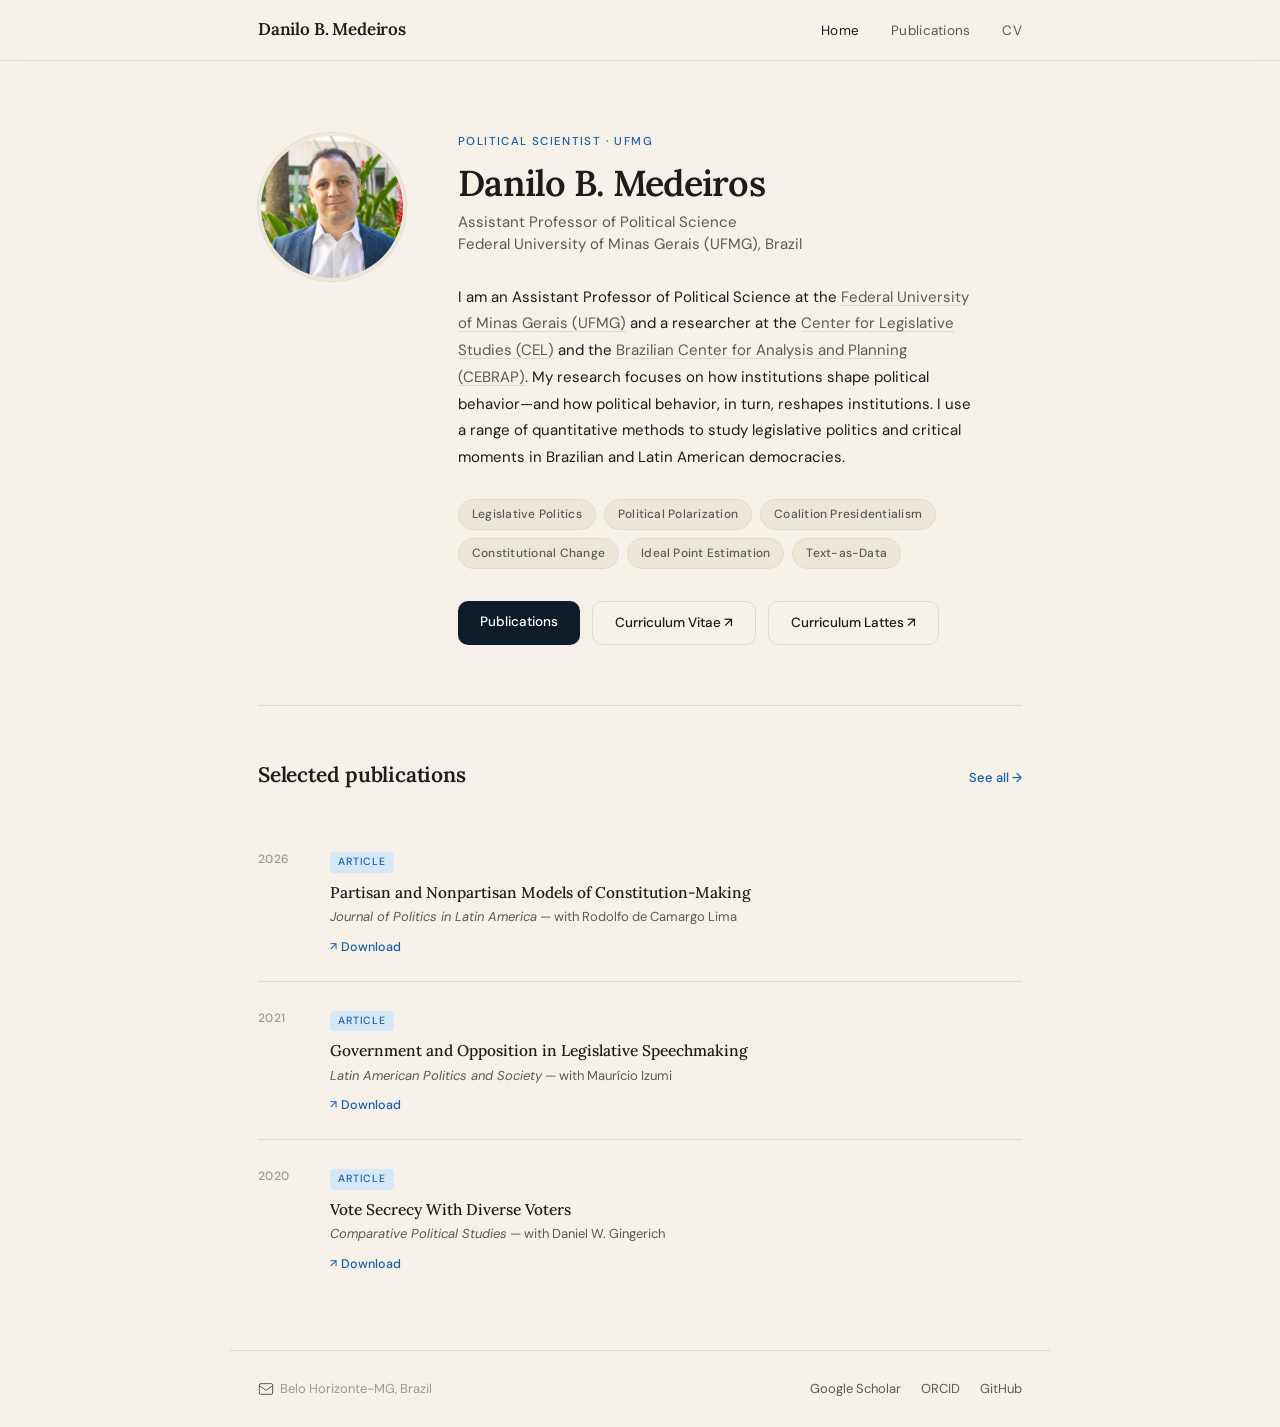
<file: index.html>
<!DOCTYPE html>
<html lang="en">
<head>
  <meta charset="UTF-8">
  <meta name="viewport" content="width=device-width, initial-scale=1.0">
  <title>Danilo B. Medeiros — Political Scientist</title>
  <meta name="description" content="Assistant Professor of Political Science at UFMG.">
  <link rel="preconnect" href="https://fonts.googleapis.com">
  <link rel="preconnect" href="https://fonts.gstatic.com" crossorigin>
  <link href="https://fonts.googleapis.com/css2?family=Lora:ital,wght@0,400;0,500;0,600;1,400&family=DM+Sans:wght@300;400;500&display=swap" rel="stylesheet">
  <style>
    *, *::before, *::after { box-sizing: border-box; margin: 0; padding: 0; }

    :root {
      --navy:   #0d1b2a;
      --navy2:  #1a2e42;
      --blue:   #185FA5;
      --blue-l: #d6e8f7;
      --sand:   #f5f0e8;
      --sand2:  #ede7da;
      --ink:    #1c1c1c;
      --muted:  #5a5a5a;
      --faint:  #9a9a9a;
      --rule:   #e0d9cf;
      --serif:  'Lora', Georgia, serif;
      --sans:   'DM Sans', system-ui, sans-serif;
      --radius: 10px;
      --max:    820px;
    }

    html { scroll-behavior: smooth; }

    body {
      font-family: var(--sans);
      background: var(--sand);
      color: var(--ink);
      font-size: 16px;
      line-height: 1.6;
      -webkit-font-smoothing: antialiased;
    }

    /* ── NAV ── */
    header {
      position: sticky;
      top: 0;
      z-index: 100;
      background: rgba(245, 240, 232, 0.92);
      backdrop-filter: blur(12px);
      border-bottom: 1px solid var(--rule);
    }

    nav {
      max-width: var(--max);
      margin: 0 auto;
      padding: 0 28px;
      height: 60px;
      display: flex;
      align-items: center;
      justify-content: space-between;
    }

    .nav-logo {
      font-family: var(--serif);
      font-size: 17px;
      font-weight: 600;
      color: var(--ink);
      text-decoration: none;
      letter-spacing: -0.01em;
    }

    .nav-links {
      display: flex;
      gap: 32px;
      list-style: none;
    }

    .nav-links a {
      font-size: 13.5px;
      font-weight: 400;
      color: var(--muted);
      text-decoration: none;
      letter-spacing: 0.02em;
      transition: color 0.15s;
    }

    .nav-links a:hover,
    .nav-links a.active { color: var(--ink); }

    /* ── MAIN ── */
    main {
      max-width: var(--max);
      margin: 0 auto;
      padding: 0 28px;
    }

    /* ── HERO ── */
    .hero {
      display: grid;
      grid-template-columns: 148px 1fr;
      gap: 52px;
      align-items: start;
      padding: 72px 0 60px;
      animation: fadeUp 0.6s ease both;
    }

    @keyframes fadeUp {
      from { opacity: 0; transform: translateY(16px); }
      to   { opacity: 1; transform: translateY(0); }
    }

    .hero-photo {
      width: 148px;
      height: 148px;
      border-radius: 50%;
      object-fit: cover;
      border: 3px solid var(--sand2);
      box-shadow: 0 0 0 1px var(--rule);
      display: block;
    }

    .hero-photo-placeholder {
      width: 148px;
      height: 148px;
      border-radius: 50%;
      background: var(--navy2);
      display: flex;
      align-items: center;
      justify-content: center;
      font-family: var(--serif);
      font-size: 40px;
      color: #fff;
      letter-spacing: -0.02em;
      border: 3px solid var(--sand2);
    }

    .hero-eyebrow {
      font-size: 11.5px;
      font-weight: 500;
      letter-spacing: 0.12em;
      text-transform: uppercase;
      color: var(--blue);
      margin-bottom: 12px;
    }

    .hero-name {
      font-family: var(--serif);
      font-size: 36px;
      font-weight: 600;
      color: var(--ink);
      line-height: 1.15;
      letter-spacing: -0.02em;
      margin-bottom: 6px;
    }

    .hero-role {
      font-size: 15px;
      color: var(--muted);
      margin-bottom: 28px;
      line-height: 1.5;
    }

    .hero-bio {
      font-size: 15px;
      color: var(--ink);
      line-height: 1.78;
      max-width: 520px;
      margin-bottom: 28px;
    }

    .hero-bio a {
      color: var(--muted);
      text-decoration: underline;
      text-decoration-color: var(--rule);
      text-underline-offset: 3px;
      transition: color 0.15s, text-decoration-color 0.15s;
    }

    .hero-bio a:hover {
      color: var(--ink);
      text-decoration-color: var(--muted);
    }

    /* Research chips */
    .chips {
      display: flex;
      flex-wrap: wrap;
      gap: 8px;
      margin-bottom: 32px;
    }

    .chip {
      font-size: 12px;
      font-weight: 500;
      letter-spacing: 0.02em;
      background: var(--sand2);
      color: var(--muted);
      border: 1px solid var(--rule);
      padding: 5px 13px;
      border-radius: 999px;
      transition: background 0.15s, color 0.15s;
    }

    .chip:hover {
      background: var(--navy);
      color: #fff;
      border-color: var(--navy);
    }

    /* CTA buttons */
    .cta-row {
      display: flex;
      gap: 12px;
      flex-wrap: wrap;
    }

    .btn {
      display: inline-block;
      font-family: var(--sans);
      font-size: 13.5px;
      font-weight: 500;
      padding: 10px 22px;
      border-radius: var(--radius);
      text-decoration: none;
      transition: all 0.15s;
    }

    .btn-primary {
      background: var(--navy);
      color: #fff;
    }

    .btn-primary:hover { background: var(--navy2); }

    .btn-outline {
      background: transparent;
      color: var(--ink);
      border: 1px solid var(--rule);
    }

    .btn-outline:hover { border-color: var(--navy); color: var(--navy); }

    /* ── SECTION ── */
    .rule {
      border: none;
      border-top: 1px solid var(--rule);
      margin: 0;
    }

    .section {
      padding: 52px 0;
      animation: fadeUp 0.6s ease both;
      animation-delay: 0.1s;
    }

    .section-head {
      display: flex;
      align-items: baseline;
      justify-content: space-between;
      margin-bottom: 32px;
    }

    .section-title {
      font-family: var(--serif);
      font-size: 21px;
      font-weight: 600;
      color: var(--ink);
      letter-spacing: -0.01em;
    }

    .see-all {
      font-size: 13px;
      color: var(--blue);
      text-decoration: none;
      font-weight: 500;
      transition: opacity 0.15s;
    }

    .see-all:hover { opacity: 0.7; }

    /* ── PUBLICATION ITEMS ── */
    .pub-list {
      display: flex;
      flex-direction: column;
      gap: 0;
    }

    .pub-item {
      display: grid;
      grid-template-columns: 52px 1fr;
      gap: 20px;
      padding: 24px 0;
      border-bottom: 1px solid var(--rule);
    }

    .pub-item:last-child { border-bottom: none; }

    .pub-year {
      font-size: 12px;
      font-weight: 500;
      color: var(--faint);
      padding-top: 3px;
      letter-spacing: 0.04em;
    }

    .pub-body {}

    .pub-tag {
      display: inline-block;
      font-size: 10.5px;
      font-weight: 500;
      letter-spacing: 0.08em;
      text-transform: uppercase;
      color: var(--blue);
      background: var(--blue-l);
      padding: 2px 8px;
      border-radius: 4px;
      margin-bottom: 8px;
    }

    .pub-title {
      font-family: var(--serif);
      font-size: 15.5px;
      font-weight: 500;
      color: var(--ink);
      line-height: 1.45;
      margin-bottom: 5px;
    }

    .pub-venue {
      font-size: 13px;
      color: var(--muted);
      margin-bottom: 10px;
      line-height: 1.4;
    }

    .pub-links {
      display: flex;
      gap: 16px;
    }

    .pub-link {
      font-size: 12.5px;
      font-weight: 500;
      color: var(--blue);
      text-decoration: none;
      display: flex;
      align-items: center;
      gap: 4px;
      transition: opacity 0.15s;
    }

    .pub-link:hover { opacity: 0.7; }

    .pub-link::before {
      content: '↗';
      font-size: 11px;
    }

    /* ── FOOTER ── */
    footer {
      border-top: 1px solid var(--rule);
      padding: 28px 28px;
      max-width: var(--max);
      margin: 0 auto;
      display: flex;
      align-items: center;
      justify-content: space-between;
      flex-wrap: wrap;
      gap: 12px;
    }

    .footer-email {
      color: var(--muted);
      display: inline-flex;
      align-items: center;
      transition: color 0.15s;
    }

    .footer-email:hover { color: var(--blue); }
    .footer-email svg { display: block; }

    .footer-left {
      font-size: 13px;
      color: var(--faint);
    }

    .footer-links {
      display: flex;
      gap: 20px;
    }

    .footer-links a {
      font-size: 13px;
      color: var(--muted);
      text-decoration: none;
      transition: color 0.15s;
    }

    .footer-links a:hover { color: var(--ink); }

    /* ── RESPONSIVE ── */
    @media (max-width: 640px) {
      .hero {
        grid-template-columns: 1fr;
        gap: 28px;
        padding: 48px 0 40px;
      }
      .hero-photo, .hero-photo-placeholder { width: 100px; height: 100px; font-size: 28px; }
      .hero-name { font-size: 28px; }
      .nav-links { gap: 20px; }
      footer { flex-direction: column; align-items: flex-start; }
    }
  </style>
</head>
<body>

  <header>
    <nav>
      <a class="nav-logo" href="index.html">Danilo B. Medeiros</a>
      <ul class="nav-links">
        <li><a href="index.html" class="active">Home</a></li>
        <li><a href="publications.html">Publications</a></li>
        <li><a href="cv.pdf" target="_blank">CV</a></li>
      </ul>
    </nav>
  </header>

  <main>

    <!-- HERO -->
    <section class="hero">
      <img
        class="hero-photo"
        src="img/profile.jpg"
        alt="Danilo B. Medeiros"
        onerror="this.outerHTML='<div class=\'hero-photo-placeholder\'>DM</div>'"
      >

      <div>
        <p class="hero-eyebrow">Political Scientist · UFMG</p>
        <h1 class="hero-name">Danilo B. Medeiros</h1>
        <p class="hero-role">
          Assistant Professor of Political Science<br>
          Federal University of Minas Gerais (UFMG), Brazil
        </p>

        <p class="hero-bio">
          I am an Assistant Professor of Political Science at the <a href="https://www.fafich.ufmg.br/dcp/" target="_blank" rel="noopener noreferrer">Federal University of Minas Gerais (UFMG)</a>
          and a researcher at the <a href="https://centroestudoslegislativos.com.br/" target="_blank" rel="noopener noreferrer">Center for Legislative Studies (CEL)</a>
          and the <a href="https://cebrap.org.br" target="_blank" rel="noopener noreferrer">Brazilian Center for Analysis and Planning (CEBRAP)</a>.
          My research focuses on how institutions shape political behavior—and how political behavior, in turn, reshapes institutions.
          I use a range of quantitative methods to study legislative politics and critical moments in Brazilian and Latin American democracies.
        </p>

        <div class="chips">
          <span class="chip">Legislative Politics</span>
          <span class="chip">Political Polarization</span>
          <span class="chip">Coalition Presidentialism</span>
          <span class="chip">Constitutional Change</span>
          <span class="chip">Ideal Point Estimation</span>
          <span class="chip">Text-as-Data</span>
        </div>

        <div class="cta-row">
          <a class="btn btn-primary" href="publications.html">Publications</a>
          <a class="btn btn-outline" href="cv.pdf" target="_blank">Curriculum Vitae ↗</a>
          <a class="btn btn-outline" href="http://lattes.cnpq.br/6600809862208281" target="_blank">Curriculum Lattes ↗</a>
        </div>
      </div>
    </section>

    <hr class="rule">

    <!-- SELECTED PUBLICATIONS -->
    <section class="section">
      <div class="section-head">
        <h2 class="section-title">Selected publications</h2>
        <a class="see-all" href="publications.html">See all →</a>
      </div>

      <div class="pub-list">

        <div class="pub-item">
          <span class="pub-year">2026</span>
          <div class="pub-body">
            <span class="pub-tag">Article</span>
            <p class="pub-title">Partisan and Nonpartisan Models of Constitution-Making</p>
            <p class="pub-venue"><em>Journal of Politics in Latin America</em> &mdash; with Rodolfo de Camargo Lima</p>
            <div class="pub-links">
              <a class="pub-link" href="https://doi.org/10.1177/1866802X251397954" target="_blank">Download</a>
            </div>
          </div>
        </div>

        <div class="pub-item">
          <span class="pub-year">2021</span>
          <div class="pub-body">
            <span class="pub-tag">Article</span>
            <p class="pub-title">Government and Opposition in Legislative Speechmaking</p>
            <p class="pub-venue"><em>Latin American Politics and Society</em> &mdash; with Maurício Izumi</p>
            <div class="pub-links">
              <a class="pub-link" href="https://doi.org/10.1017/lap.2020.36" target="_blank">Download</a>
            </div>
          </div>
        </div>

        <div class="pub-item">
          <span class="pub-year">2020</span>
          <div class="pub-body">
            <span class="pub-tag">Article</span>
            <p class="pub-title">Vote Secrecy With Diverse Voters</p>
            <p class="pub-venue"><em>Comparative Political Studies</em> &mdash; with Daniel W. Gingerich</p>
            <div class="pub-links">
              <a class="pub-link" href="http://dx.doi.org/10.1177/0010414019859040" target="_blank">Download</a>
            </div>
          </div>
        </div>

      </div>
    </section>

  </main>

  <footer>
    <span class="footer-left" style="display:flex; align-items:center; gap:6px;"><a class="footer-email" href="mailto:danilomedeiros@ufmg.br" title="danilomedeiros@ufmg.br"><svg xmlns="http://www.w3.org/2000/svg" width="16" height="16" viewBox="0 0 24 24" fill="none" stroke="currentColor" stroke-width="1.5" stroke-linecap="round" stroke-linejoin="round"><rect x="2" y="4" width="20" height="16" rx="2"/><path d="M2 7l10 7 10-7"/></svg></a><span>Belo Horizonte-MG, Brazil</span></span>
    <div class="footer-links">
      <a href="https://scholar.google.com/citations?user=SErgSUYAAAAJ&hl=pt-BR" target="_blank">Google Scholar</a>
      <a href="https://orcid.org/0000-0003-1642-5444" target="_blank">ORCID</a>
      <a href="https://github.com/dbmedeiros" target="_blank">GitHub</a>
    </div>
  </footer>

</body>
</html>
</file>
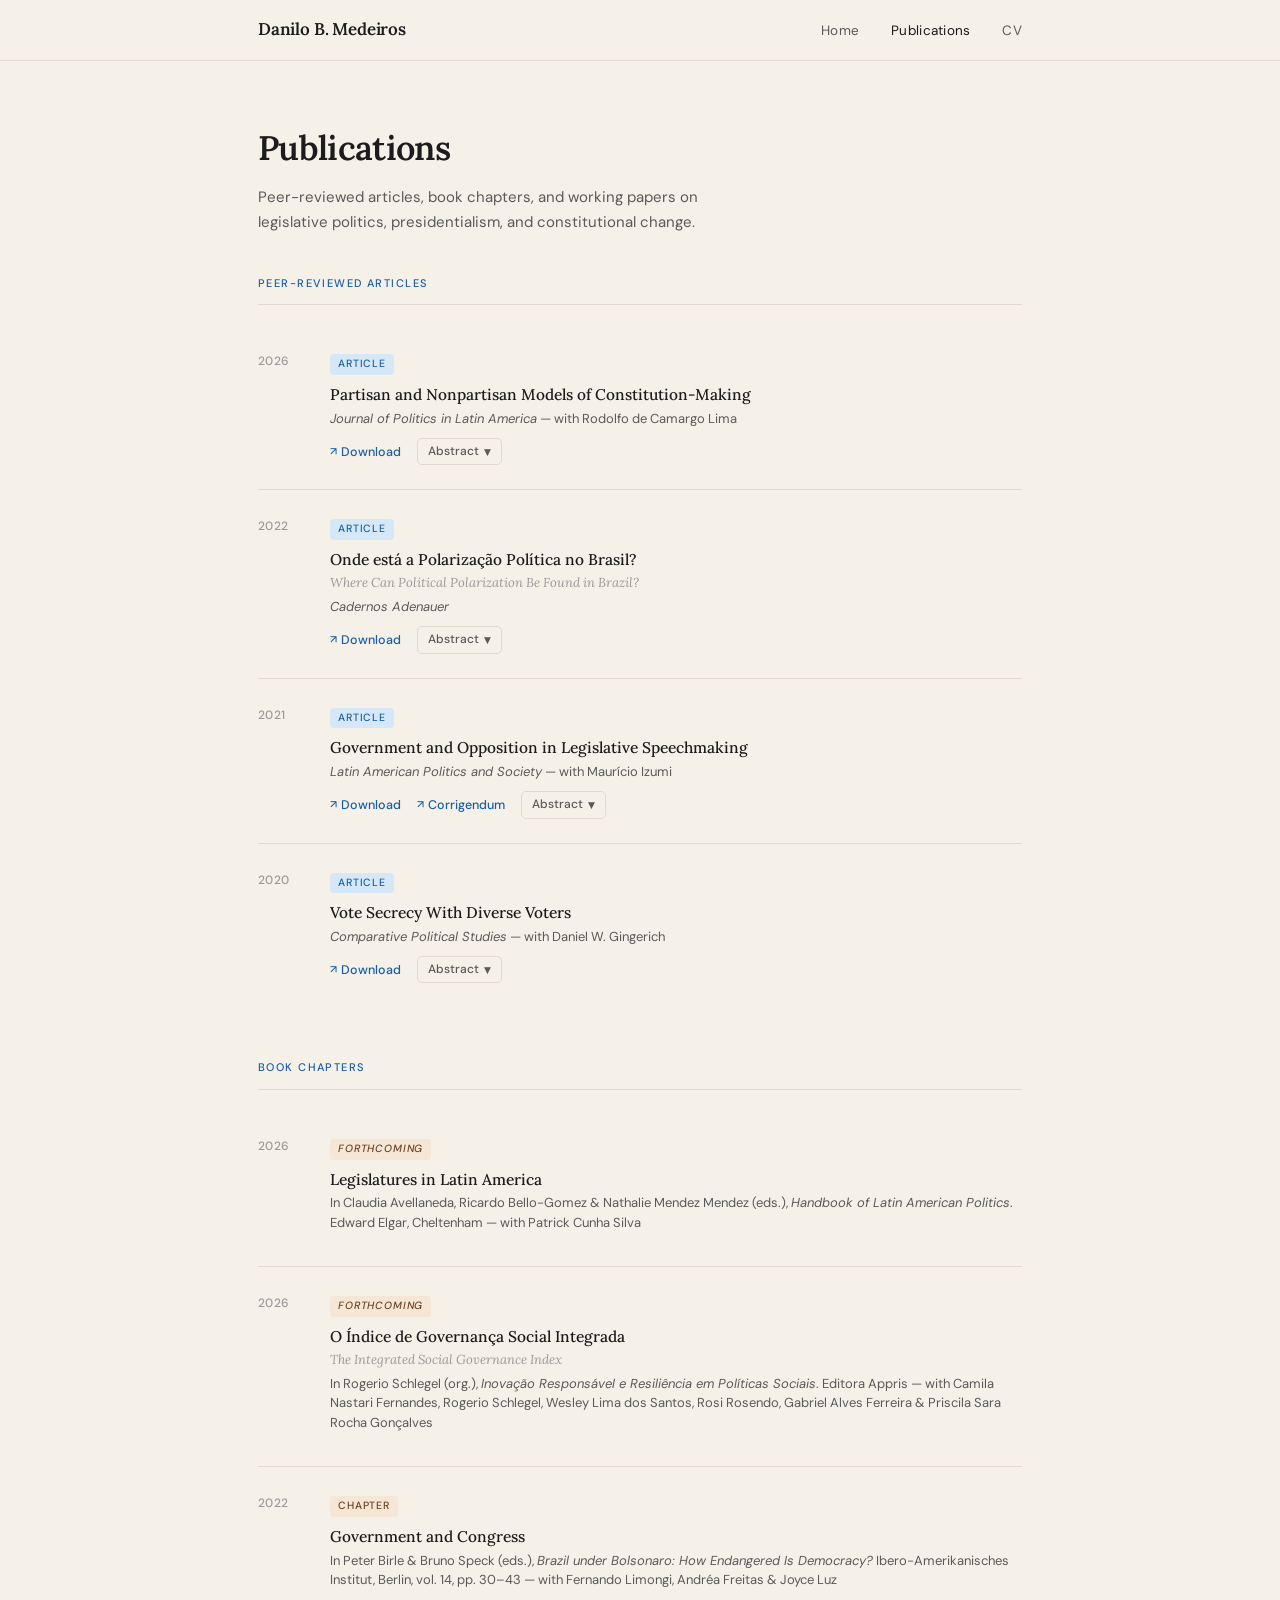
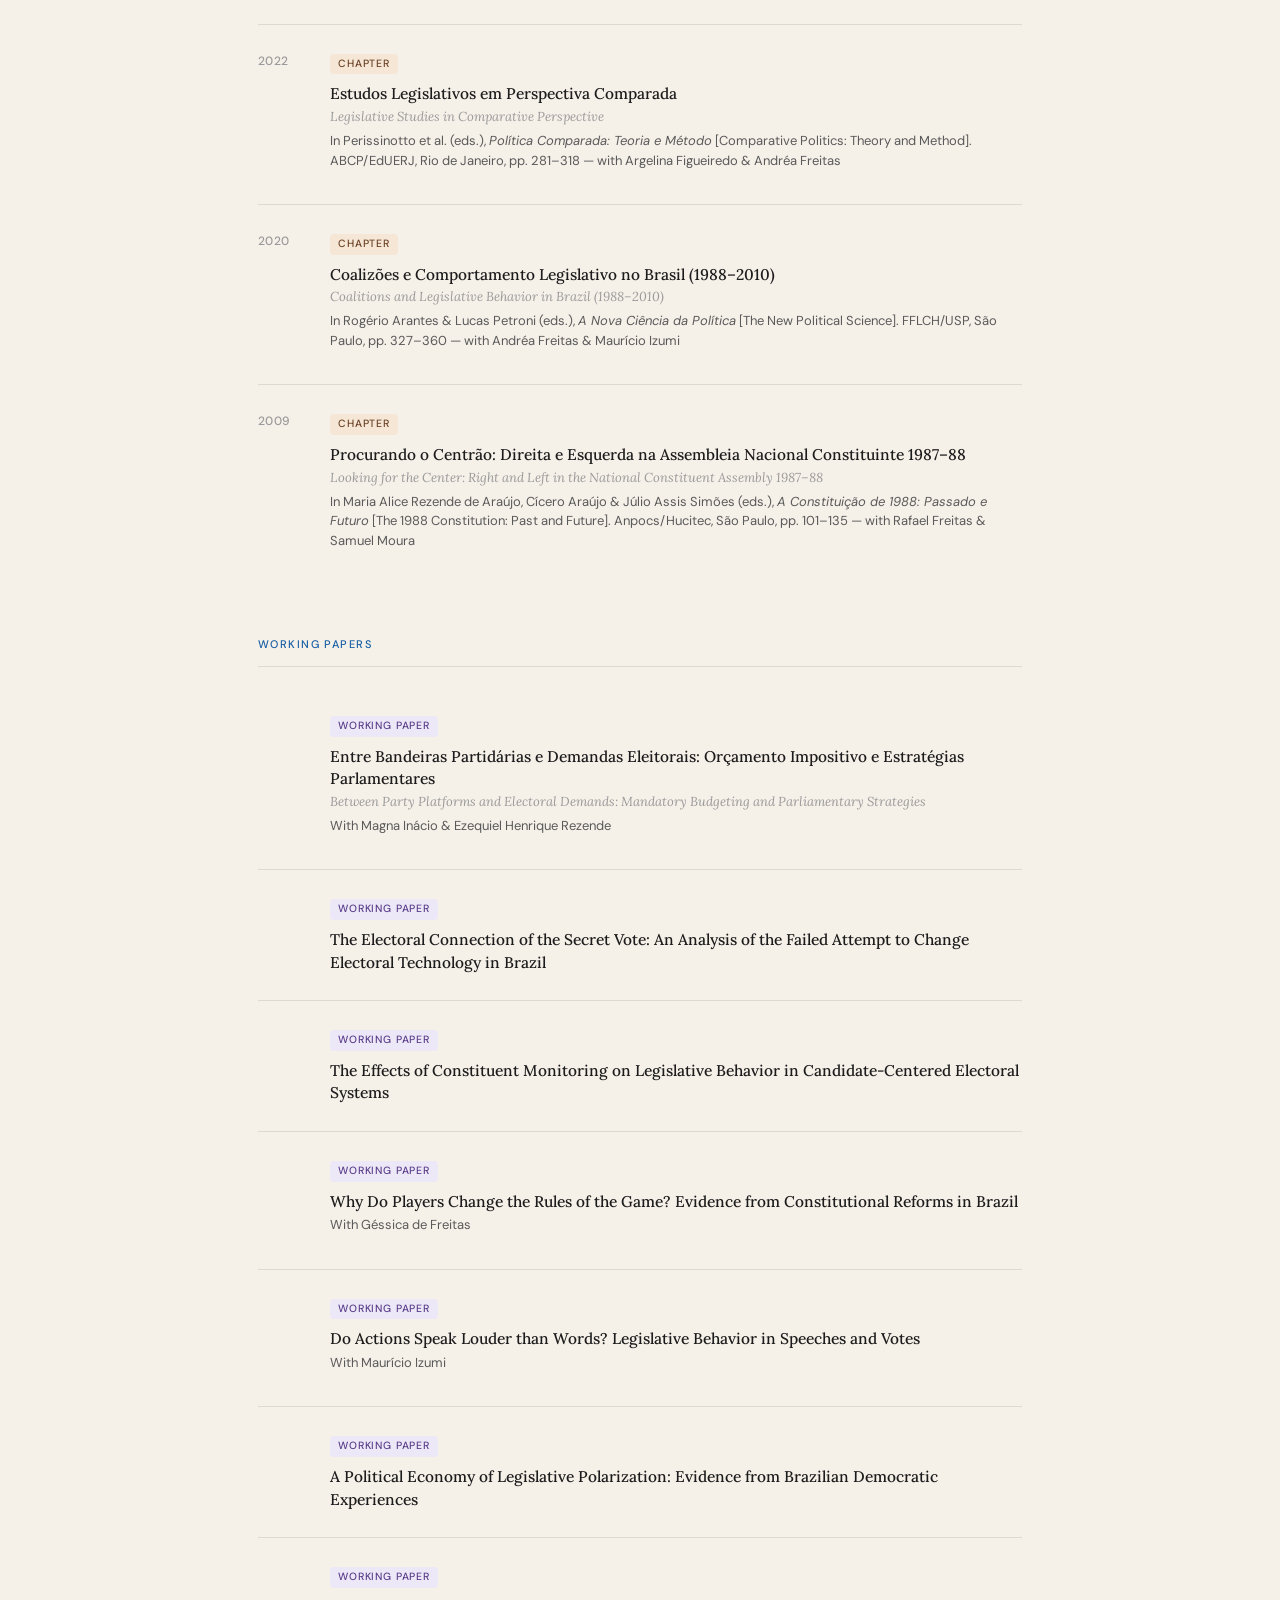
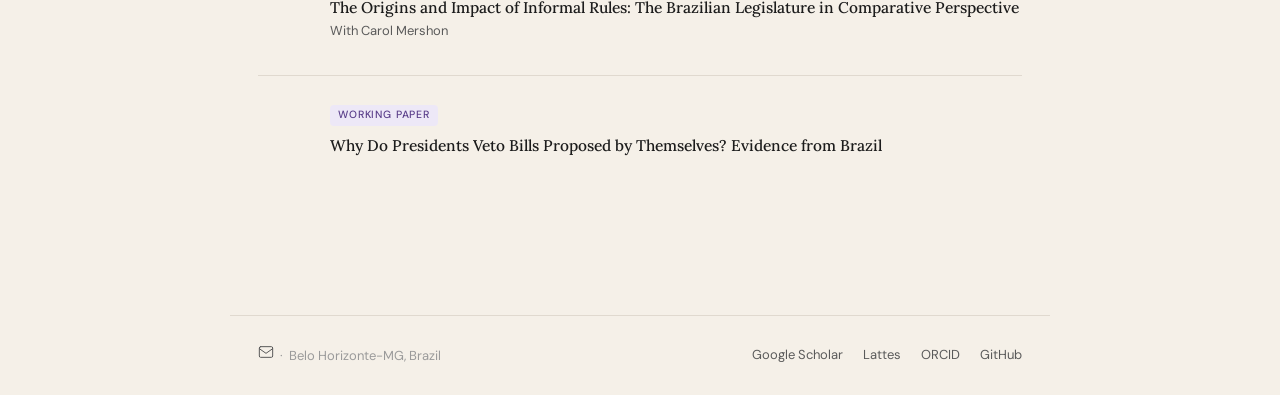
<file: publications.html>
<!DOCTYPE html>
<html lang="en">
<head>
  <meta charset="UTF-8">
  <meta name="viewport" content="width=device-width, initial-scale=1.0">
  <title>Publications — Danilo B. Medeiros</title>
  <meta name="description" content="Academic publications of Danilo B. Medeiros — peer-reviewed articles, book chapters, and working papers on legislative politics, coalition presidentialism, and constitutional change.">
  <link rel="preconnect" href="https://fonts.googleapis.com">
  <link rel="preconnect" href="https://fonts.gstatic.com" crossorigin>
  <link href="https://fonts.googleapis.com/css2?family=Lora:ital,wght@0,400;0,500;0,600;1,400&family=DM+Sans:wght@300;400;500&display=swap" rel="stylesheet">
  <style>
    *, *::before, *::after { box-sizing: border-box; margin: 0; padding: 0; }

    :root {
      --navy:   #0d1b2a;
      --navy2:  #1a2e42;
      --blue:   #185FA5;
      --blue-l: #d6e8f7;
      --sand:   #f5f0e8;
      --sand2:  #ede7da;
      --ink:    #1c1c1c;
      --muted:  #5a5a5a;
      --faint:  #9a9a9a;
      --rule:   #e0d9cf;
      --serif:  'Lora', Georgia, serif;
      --sans:   'DM Sans', system-ui, sans-serif;
      --radius: 10px;
      --max:    820px;
    }

    html { scroll-behavior: smooth; }

    body {
      font-family: var(--sans);
      background: var(--sand);
      color: var(--ink);
      font-size: 16px;
      line-height: 1.6;
      -webkit-font-smoothing: antialiased;
    }

    /* ── NAV ── */
    header {
      position: sticky;
      top: 0;
      z-index: 100;
      background: rgba(245, 240, 232, 0.92);
      backdrop-filter: blur(12px);
      border-bottom: 1px solid var(--rule);
    }

    nav {
      max-width: var(--max);
      margin: 0 auto;
      padding: 0 28px;
      height: 60px;
      display: flex;
      align-items: center;
      justify-content: space-between;
    }

    .nav-logo {
      font-family: var(--serif);
      font-size: 17px;
      font-weight: 600;
      color: var(--ink);
      text-decoration: none;
      letter-spacing: -0.01em;
    }

    .nav-links {
      display: flex;
      gap: 32px;
      list-style: none;
    }

    .nav-links a {
      font-size: 13.5px;
      font-weight: 400;
      color: var(--muted);
      text-decoration: none;
      letter-spacing: 0.02em;
      transition: color 0.15s;
    }

    .nav-links a:hover,
    .nav-links a.active { color: var(--ink); }

    /* ── PAGE HEADER ── */
    .page-header {
      max-width: var(--max);
      margin: 0 auto;
      padding: 60px 28px 40px;
      animation: fadeUp 0.5s ease both;
    }

    @keyframes fadeUp {
      from { opacity: 0; transform: translateY(14px); }
      to   { opacity: 1; transform: translateY(0); }
    }

    .page-header h1 {
      font-family: var(--serif);
      font-size: 34px;
      font-weight: 600;
      letter-spacing: -0.02em;
      color: var(--ink);
      margin-bottom: 10px;
    }

    .page-header p {
      font-size: 15px;
      color: var(--muted);
      max-width: 480px;
      line-height: 1.65;
    }

    /* ── MAIN ── */
    main {
      max-width: var(--max);
      margin: 0 auto;
      padding: 0 28px 80px;
    }

    /* ── SECTION ── */
    .section {
      margin-bottom: 52px;
      animation: fadeUp 0.5s ease both;
    }

    .section:nth-child(1) { animation-delay: 0.05s; }
    .section:nth-child(2) { animation-delay: 0.10s; }
    .section:nth-child(3) { animation-delay: 0.15s; }
    .section:nth-child(4) { animation-delay: 0.20s; }

    .section-label {
      font-size: 11px;
      font-weight: 500;
      letter-spacing: 0.13em;
      text-transform: uppercase;
      color: var(--blue);
      margin-bottom: 20px;
      padding-bottom: 12px;
      border-bottom: 1px solid var(--rule);
    }

    /* ── PUB ITEMS ── */
    .pub-list { display: flex; flex-direction: column; }

    .pub-item {
      display: grid;
      grid-template-columns: 52px 1fr;
      gap: 20px;
      padding: 24px 0;
      border-bottom: 1px solid var(--rule);
    }

    .pub-item:last-child { border-bottom: none; }

    .pub-year {
      font-size: 12px;
      font-weight: 500;
      color: var(--faint);
      padding-top: 3px;
      letter-spacing: 0.04em;
    }

    .pub-tag {
      display: inline-block;
      font-size: 10.5px;
      font-weight: 500;
      letter-spacing: 0.08em;
      text-transform: uppercase;
      color: var(--blue);
      background: var(--blue-l);
      padding: 2px 8px;
      border-radius: 4px;
      margin-bottom: 8px;
    }

    .pub-tag.book        { color: #6B4226; background: #f5e6d5; }
    .pub-tag.forthcoming { color: #6B4226; background: #f5e6d5; font-style: italic; }
    .pub-tag.wp          { color: #5a3e8a; background: #ede8f7; }

    .pub-title {
      font-family: var(--serif);
      font-size: 15.5px;
      font-weight: 500;
      color: var(--ink);
      line-height: 1.45;
      margin-bottom: 3px;
    }

    .pub-title-translation {
      font-family: var(--serif);
      font-size: 13px;
      font-style: italic;
      color: var(--faint);
      margin-bottom: 5px;
      line-height: 1.4;
    }

    .pub-venue {
      font-size: 13px;
      color: var(--muted);
      margin-bottom: 10px;
      line-height: 1.5;
    }

    .pub-conferences {
      font-size: 12px;
      color: var(--faint);
      line-height: 1.7;
      margin-bottom: 10px;
      font-style: italic;
    }

    .pub-links {
      display: flex;
      gap: 16px;
      flex-wrap: wrap;
      align-items: center;
    }

    .pub-link {
      font-size: 12.5px;
      font-weight: 500;
      color: var(--blue);
      text-decoration: none;
      display: flex;
      align-items: center;
      gap: 4px;
      transition: opacity 0.15s;
    }

    .pub-link:hover { opacity: 0.7; }
    .pub-link::before { content: '↗'; font-size: 11px; }

    /* ── ABSTRACT TOGGLE ── */
    .abstract-btn {
      background: none;
      border: 1px solid var(--rule);
      border-radius: 5px;
      font-family: var(--sans);
      font-size: 12px;
      font-weight: 500;
      color: var(--muted);
      padding: 3px 10px;
      cursor: pointer;
      display: flex;
      align-items: center;
      gap: 5px;
      transition: border-color 0.15s, color 0.15s;
      line-height: 1.6;
    }

    .abstract-btn:hover { border-color: var(--blue); color: var(--blue); }

    .abstract-btn .chevron {
      font-size: 9px;
      transition: transform 0.2s;
      display: inline-block;
    }

    .abstract-btn[aria-expanded="true"] .chevron { transform: rotate(180deg); }

    .abstract-box {
      display: none;
      margin-top: 14px;
      padding: 16px 18px;
      background: var(--sand2);
      border-left: 3px solid var(--blue);
      border-radius: 0 6px 6px 0;
    }

    .abstract-box.open { display: block; }

    .abstract-box p {
      font-size: 13.5px;
      color: var(--ink);
      line-height: 1.75;
    }

    /* ── FOOTER ── */
    footer {
      border-top: 1px solid var(--rule);
      padding: 28px 28px;
      max-width: var(--max);
      margin: 0 auto;
      display: flex;
      align-items: center;
      justify-content: space-between;
      flex-wrap: wrap;
      gap: 12px;
    }

    .footer-email {
      color: var(--muted);
      display: inline-flex;
      align-items: center;
      transition: color 0.15s;
    }

    .footer-email:hover { color: var(--blue); }
    .footer-email svg { display: block; }

    .footer-left { font-size: 13px; color: var(--faint); }

    .footer-links { display: flex; gap: 20px; }

    .footer-links a {
      font-size: 13px;
      color: var(--muted);
      text-decoration: none;
      transition: color 0.15s;
    }

    .footer-links a:hover { color: var(--ink); }

    /* ── RESPONSIVE ── */
    @media (max-width: 640px) {
      .page-header { padding: 40px 20px 28px; }
      .page-header h1 { font-size: 26px; }
      main { padding: 0 20px 60px; }
      .pub-item { grid-template-columns: 1fr; gap: 6px; }
      .pub-year { padding-top: 0; }
      nav { padding: 0 20px; }
      .nav-links { gap: 18px; }
      footer { flex-direction: column; align-items: flex-start; padding: 24px 20px; }
    }
  </style>
</head>
<body>

  <header>
    <nav>
      <a class="nav-logo" href="index.html">Danilo B. Medeiros</a>
      <ul class="nav-links">
        <li><a href="index.html">Home</a></li>
        <li><a href="publications.html" class="active">Publications</a></li>
        <li><a href="cv.pdf" target="_blank">CV</a></li>
      </ul>
    </nav>
  </header>

  <div class="page-header">
    <h1>Publications</h1>
    <p>Peer-reviewed articles, book chapters, and working papers on legislative politics, presidentialism, and constitutional change.</p>
  </div>

  <main>

    <!-- PEER-REVIEWED ARTICLES -->
    <section class="section">
      <p class="section-label">Peer-reviewed articles</p>
      <div class="pub-list">

        <div class="pub-item">
          <span class="pub-year">2026</span>
          <div>
            <span class="pub-tag">Article</span>
            <p class="pub-title">Partisan and Nonpartisan Models of Constitution-Making</p>
            <p class="pub-venue"><em>Journal of Politics in Latin America</em> &mdash; with Rodolfo de Camargo Lima</p>
            <div class="pub-links">
              <a class="pub-link" href="https://doi.org/10.1177/1866802X251397954" target="_blank">Download</a>
              <button class="abstract-btn" aria-expanded="false" data-target="abs-jpla" onclick="toggleAbstract(this)">Abstract <span class="chevron">▼</span></button>
            </div>
            <div class="abstract-box" id="abs-jpla">
              <p>This paper compares Brazil's (1987–1988) National Constituent Assembly and Chile's (2021–2022) Constitutional Convention to examine how partisanship and institutional design shape constitution-making outcomes. Brazil's party-based assembly, despite internal ideological heterogeneity, achieved an accepted constitution through structured negotiation and leadership mechanisms. Meanwhile, Chile's nonpartisan convention faced fragmentation among independent constituents, had limited coordination tools, and ultimately produced a draft rejected by referendum. Drawing on a qualitative comparative case approach, roll-call analysis, and matching techniques, we show that partisan infrastructure can mitigate negotiation challenges by fostering compromise. In contrast, nonpartisan assemblies may enhance inclusiveness but risk fragmentation and instability without robust coordination mechanisms that bridge internal divisions. These findings challenge the presumed superiority of nonpartisan conventions, demonstrating the importance of party-based institutional frameworks for managing collective action problems in constitution-making.</p>
            </div>
          </div>
        </div>

        <div class="pub-item">
          <span class="pub-year">2022</span>
          <div>
            <span class="pub-tag">Article</span>
            <p class="pub-title">Onde está a Polarização Política no Brasil?</p>
            <p class="pub-title-translation">Where Can Political Polarization Be Found in Brazil?</p>
            <p class="pub-venue"><em>Cadernos Adenauer</em></p>
            <div class="pub-links">
              <a class="pub-link" href="https://www.kas.de/documents/265553/265602/KA+Cad+2022.1+-+cap%C3%ADtulo+2+vf.pdf/d8e32c39-db5a-9695-b931-c362e92686d7?t=1652375381805" target="_blank">Download</a>
              <button class="abstract-btn" aria-expanded="false" data-target="abs-adenauer" onclick="toggleAbstract(this)">Abstract <span class="chevron">▼</span></button>
            </div>
            <div class="abstract-box" id="abs-adenauer">
              <p>Contemporary Brazilian politics is frequently described as "polarized" by academics, journalists, commentators, and the general public. This term often implies a crisis and dysfunctionality, similar to descriptions of other democracies. But what exactly does political polarization entail? Is it occurring only among the electorate, or also within parties and among parliamentarians? How has this phenomenon developed in Brazil and other countries? This essay aims to answer these questions and contribute to the discussion about the interaction between the preferences and interests of representatives and those they represent. To this end, I provide an overview of the literature and present data specific to the Brazilian case. Finally, I discuss the possible impacts of polarization on the 2022 elections and the future of democracy.</p>
            </div>
          </div>
        </div>

        <div class="pub-item">
          <span class="pub-year">2021</span>
          <div>
            <span class="pub-tag">Article</span>
            <p class="pub-title">Government and Opposition in Legislative Speechmaking</p>
            <p class="pub-venue"><em>Latin American Politics and Society</em> &mdash; with Maurício Izumi</p>
            <div class="pub-links">
              <a class="pub-link" href="https://doi.org/10.1017/lap.2020.36" target="_blank">Download</a>
              <a class="pub-link" href="https://doi.org/10.1017/lap.2021.66" target="_blank">Corrigendum</a>
              <button class="abstract-btn" aria-expanded="false" data-target="abs-laps" onclick="toggleAbstract(this)">Abstract <span class="chevron">▼</span></button>
            </div>
            <div class="abstract-box" id="abs-laps">
              <p>This research note explores whether the government-opposition dimension that emerges from voting records of Brazilian legislatures also arises in legislative speechmaking. Since the earlier stages of the legislative process are innocuous to policy outcomes, party leaders would have fewer incentives to coerce their copartisans' behavior in speeches than in roll calls. To test this expectation, this study estimates Brazilian political parties' policy positions, relying on a sentiment analysis approach to classify 64,000 senators' speeches. The results suggest that the president and the party leadership exert significant influence not only over how legislators vote but also over how they speak. We speculate that these unforeseen findings are backed by the decisiveness of speeches in passing legislation, the importance leadership gives to party brand, and legislators' need to signal their positions to leaders and the government.</p>
            </div>
          </div>
        </div>

        <div class="pub-item">
          <span class="pub-year">2020</span>
          <div>
            <span class="pub-tag">Article</span>
            <p class="pub-title">Vote Secrecy With Diverse Voters</p>
            <p class="pub-venue"><em>Comparative Political Studies</em> &mdash; with Daniel W. Gingerich</p>
            <div class="pub-links">
              <a class="pub-link" href="http://dx.doi.org/10.1177/0010414019859040" target="_blank">Download</a>
              <button class="abstract-btn" aria-expanded="false" data-target="abs-cps" onclick="toggleAbstract(this)">Abstract <span class="chevron">▼</span></button>
            </div>
            <div class="abstract-box" id="abs-cps">
              <p>Why would incumbent politicians adopt the secret ballot when doing so weakens the advantages of incumbency? Why is the secret ballot considered a democratizing reform in some settings, whereas in others it is associated with democratic backsliding? We provide theory and empirics to address these questions. Our starting point is the observation that the secret ballot had two consequences. It reduced the capacity to monitor the vote, thereby dampening the efficacy of clientelism. Yet, depending on literacy and electoral rules, it could also narrow political participation. Recognizing this, we endogenize politicians' preferences over the secret ballot, concentrating on the role of their personal and constituency characteristics.</p>
            </div>
          </div>
        </div>

      </div>
    </section>

    <!-- BOOK CHAPTERS -->
    <section class="section">
      <p class="section-label">Book chapters</p>
      <div class="pub-list">

        <div class="pub-item">
          <span class="pub-year">2026</span>
          <div>
            <span class="pub-tag forthcoming">Forthcoming</span>
            <p class="pub-title">Legislatures in Latin America</p>
            <p class="pub-venue">
              In Claudia Avellaneda, Ricardo Bello-Gomez &amp; Nathalie Mendez Mendez (eds.),
              <em>Handbook of Latin American Politics</em>.
              Edward Elgar, Cheltenham &mdash; with Patrick Cunha Silva
            </p>
          </div>
        </div>

        <div class="pub-item">
          <span class="pub-year">2026</span>
          <div>
            <span class="pub-tag forthcoming">Forthcoming</span>
            <p class="pub-title">O Índice de Governança Social Integrada</p>
            <p class="pub-title-translation">The Integrated Social Governance Index</p>
            <p class="pub-venue">
              In Rogerio Schlegel (org.),
              <em>Inovação Responsável e Resiliência em Políticas Sociais</em>.
              Editora Appris &mdash; with Camila Nastari Fernandes, Rogerio Schlegel, Wesley Lima dos Santos, Rosi Rosendo, Gabriel Alves Ferreira &amp; Priscila Sara Rocha Gonçalves
            </p>
          </div>
        </div>

        <div class="pub-item">
          <span class="pub-year">2022</span>
          <div>
            <span class="pub-tag book">Chapter</span>
            <p class="pub-title">Government and Congress</p>
            <p class="pub-venue">
              In Peter Birle &amp; Bruno Speck (eds.),
              <em>Brazil under Bolsonaro: How Endangered Is Democracy?</em>
              Ibero-Amerikanisches Institut, Berlin, vol. 14, pp. 30–43 &mdash;
              with Fernando Limongi, Andréa Freitas &amp; Joyce Luz
            </p>
          </div>
        </div>

        <div class="pub-item">
          <span class="pub-year">2022</span>
          <div>
            <span class="pub-tag book">Chapter</span>
            <p class="pub-title">Estudos Legislativos em Perspectiva Comparada</p>
            <p class="pub-title-translation">Legislative Studies in Comparative Perspective</p>
            <p class="pub-venue">
              In Perissinotto et al. (eds.),
              <em>Política Comparada: Teoria e Método</em> [Comparative Politics: Theory and Method].
              ABCP/EdUERJ, Rio de Janeiro, pp. 281–318 &mdash;
              with Argelina Figueiredo &amp; Andréa Freitas
            </p>
          </div>
        </div>

        <div class="pub-item">
          <span class="pub-year">2020</span>
          <div>
            <span class="pub-tag book">Chapter</span>
            <p class="pub-title">Coalizões e Comportamento Legislativo no Brasil (1988–2010)</p>
            <p class="pub-title-translation">Coalitions and Legislative Behavior in Brazil (1988–2010)</p>
            <p class="pub-venue">
              In Rogério Arantes &amp; Lucas Petroni (eds.),
              <em>A Nova Ciência da Política</em> [The New Political Science].
              FFLCH/USP, São Paulo, pp. 327–360 &mdash;
              with Andréa Freitas &amp; Maurício Izumi
            </p>
          </div>
        </div>

        <div class="pub-item">
          <span class="pub-year">2009</span>
          <div>
            <span class="pub-tag book">Chapter</span>
            <p class="pub-title">Procurando o Centrão: Direita e Esquerda na Assembleia Nacional Constituinte 1987–88</p>
            <p class="pub-title-translation">Looking for the Center: Right and Left in the National Constituent Assembly 1987–88</p>
            <p class="pub-venue">
              In Maria Alice Rezende de Araújo, Cícero Araújo &amp; Júlio Assis Simões (eds.),
              <em>A Constituição de 1988: Passado e Futuro</em> [The 1988 Constitution: Past and Future].
              Anpocs/Hucitec, São Paulo, pp. 101–135 &mdash;
              with Rafael Freitas &amp; Samuel Moura
            </p>
          </div>
        </div>

      </div>
    </section>

        <!-- WORKING PAPERS -->
    <section class="section">
      <p class="section-label">Working papers</p>
      <div class="pub-list">

        <div class="pub-item">
          <span class="pub-year"></span>
          <div>
            <span class="pub-tag wp">Working Paper</span>
            <p class="pub-title">Entre Bandeiras Partidárias e Demandas Eleitorais: Orçamento Impositivo e Estratégias Parlamentares</p>
            <p class="pub-title-translation">Between Party Platforms and Electoral Demands: Mandatory Budgeting and Parliamentary Strategies</p>
            <p class="pub-venue">With Magna Inácio &amp; Ezequiel Henrique Rezende</p>
          </div>
        </div>

        <div class="pub-item">
          <span class="pub-year"></span>
          <div>
            <span class="pub-tag wp">Working Paper</span>
            <p class="pub-title">The Electoral Connection of the Secret Vote: An Analysis of the Failed Attempt to Change Electoral Technology in Brazil</p>
          </div>
        </div>

        <div class="pub-item">
          <span class="pub-year"></span>
          <div>
            <span class="pub-tag wp">Working Paper</span>
            <p class="pub-title">The Effects of Constituent Monitoring on Legislative Behavior in Candidate-Centered Electoral Systems</p>
          </div>
        </div>

        <div class="pub-item">
          <span class="pub-year"></span>
          <div>
            <span class="pub-tag wp">Working Paper</span>
            <p class="pub-title">Why Do Players Change the Rules of the Game? Evidence from Constitutional Reforms in Brazil</p>
            <p class="pub-venue">With Géssica de Freitas</p>
          </div>
        </div>

        <div class="pub-item">
          <span class="pub-year"></span>
          <div>
            <span class="pub-tag wp">Working Paper</span>
            <p class="pub-title">Do Actions Speak Louder than Words? Legislative Behavior in Speeches and Votes</p>
            <p class="pub-venue">With Maurício Izumi</p>
          </div>
        </div>

        <div class="pub-item">
          <span class="pub-year"></span>
          <div>
            <span class="pub-tag wp">Working Paper</span>
            <p class="pub-title">A Political Economy of Legislative Polarization: Evidence from Brazilian Democratic Experiences</p>
          </div>
        </div>

        <div class="pub-item">
          <span class="pub-year"></span>
          <div>
            <span class="pub-tag wp">Working Paper</span>
            <p class="pub-title">The Origins and Impact of Informal Rules: The Brazilian Legislature in Comparative Perspective</p>
            <p class="pub-venue">With Carol Mershon</p>
          </div>
        </div>

        <div class="pub-item">
          <span class="pub-year"></span>
          <div>
            <span class="pub-tag wp">Working Paper</span>
            <p class="pub-title">Why Do Presidents Veto Bills Proposed by Themselves? Evidence from Brazil</p>
          </div>
        </div>

      </div>
    </section>

  </main>

  <footer>
    <span class="footer-left"><a class="footer-email" href="mailto:danilomedeiros@ufmg.br" title="danilomedeiros@ufmg.br"><svg xmlns="http://www.w3.org/2000/svg" width="16" height="16" viewBox="0 0 24 24" fill="none" stroke="currentColor" stroke-width="1.5" stroke-linecap="round" stroke-linejoin="round"><rect x="2" y="4" width="20" height="16" rx="2"/><path d="M2 7l10 7 10-7"/></svg></a> &nbsp;·&nbsp; Belo Horizonte-MG, Brazil</span>
    <div class="footer-links">
      <a href="https://scholar.google.com/citations?user=SErgSUYAAAAJ&hl=pt-BR" target="_blank">Google Scholar</a>
      <a href="http://lattes.cnpq.br/6600809862208281" target="_blank">Lattes</a>
      <a href="https://orcid.org/0000-0003-1642-5444" target="_blank">ORCID</a>
      <a href="https://github.com/dbmedeiros" target="_blank">GitHub</a>
    </div>
  </footer>

  <script>
    function toggleAbstract(btn) {
      const box = document.getElementById(btn.dataset.target);
      const isOpen = box.classList.contains('open');
      box.classList.toggle('open', !isOpen);
      btn.setAttribute('aria-expanded', String(!isOpen));
    }
  </script>

</body>
</html>
</file>
